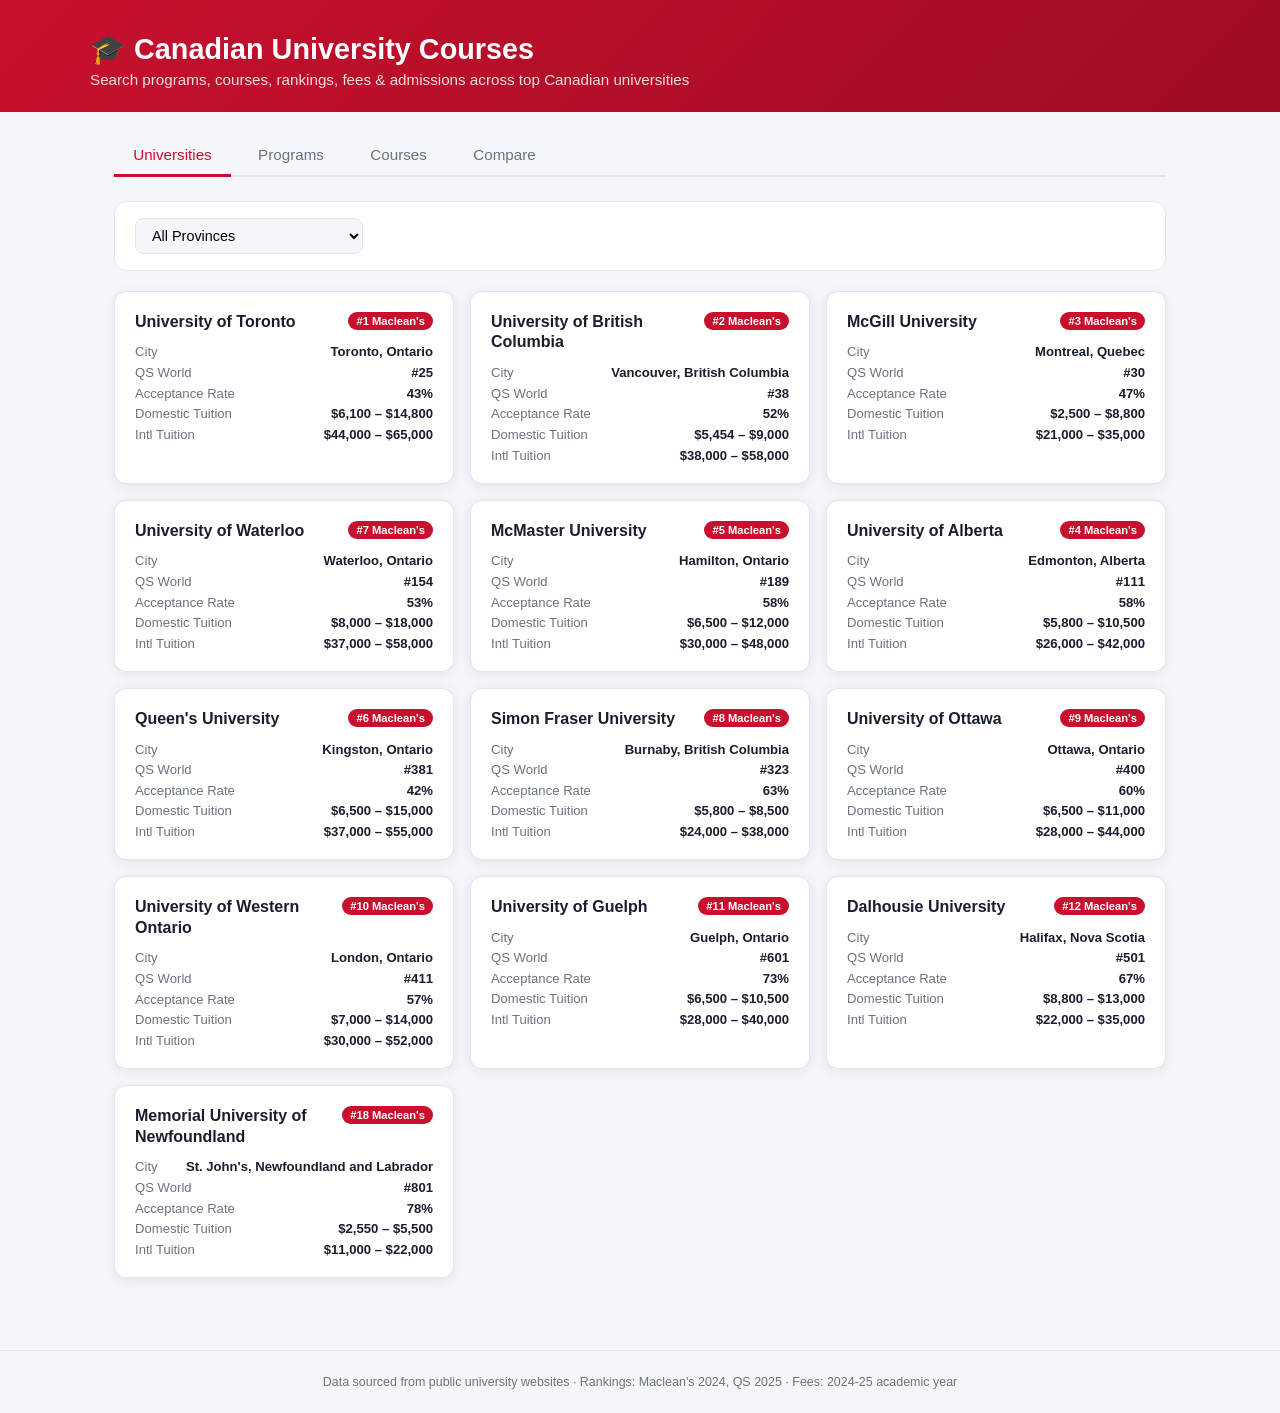
<file: docs/index.html>
<!DOCTYPE html>
<html lang="en">
<head>
  <meta charset="UTF-8" />
  <meta name="viewport" content="width=device-width, initial-scale=1.0" />
  <title>Canadian University Courses</title>
  <link rel="stylesheet" href="style.css" />
</head>
<body>
  <header>
    <div class="header-inner">
      <h1>🎓 Canadian University Courses</h1>
      <p>Search programs, courses, rankings, fees &amp; admissions across top Canadian universities</p>
    </div>
  </header>

  <main>
    <!-- Tab Nav -->
    <nav class="tabs">
      <button class="tab active" data-tab="universities">Universities</button>
      <button class="tab" data-tab="programs">Programs</button>
      <button class="tab" data-tab="courses">Courses</button>
      <button class="tab" data-tab="compare">Compare</button>
    </nav>

    <!-- ── UNIVERSITIES TAB ───────────────────────────────── -->
    <section id="tab-universities" class="tab-content active">
      <div class="filters">
        <select id="uni-province">
          <option value="">All Provinces</option>
          <option>Ontario</option>
          <option>British Columbia</option>
          <option>Quebec</option>
          <option>Alberta</option>
          <option>Nova Scotia</option>
          <option>Newfoundland and Labrador</option>
        </select>
      </div>
      <div id="uni-grid" class="card-grid"></div>
    </section>

    <!-- ── PROGRAMS TAB ───────────────────────────────────── -->
    <section id="tab-programs" class="tab-content">
      <div class="filters">
        <select id="prog-uni">
          <option value="">All Universities</option>
        </select>
        <select id="prog-category">
          <option value="All">All Categories</option>
          <option>Life Science</option>
          <option>Health</option>
          <option>Computer Science</option>
          <option>Engineering</option>
          <option>Business</option>
          <option>Math &amp; Stats</option>
          <option>Arts &amp; Social</option>
          <option>Environment</option>
        </select>
        <select id="prog-sort">
          <option value="rank">Sort: National Rank</option>
          <option value="acceptance_rate">Sort: Acceptance Rate</option>
          <option value="tuition">Sort: Domestic Tuition</option>
        </select>
      </div>
      <div id="prog-grid" class="card-grid"></div>
    </section>

    <!-- ── COURSES TAB ────────────────────────────────────── -->
    <section id="tab-courses" class="tab-content">
      <div class="filters">
        <input type="text" id="course-search" placeholder="Search course name or code..." />
        <select id="course-uni">
          <option value="">All Universities</option>
        </select>
        <select id="course-level">
          <option value="">Any level</option>
          <option value="100">100-level (First year)</option>
          <option value="200">200-level (Second year)</option>
          <option value="300">300-level (Third year)</option>
          <option value="400">400-level (Fourth year)</option>
        </select>
        <button id="course-search-btn" class="btn-primary">Search</button>
      </div>
      <div id="course-table-wrap">
        <table id="course-table">
          <thead><tr>
            <th>Code</th><th>Name</th><th>University</th>
            <th>Level</th><th>Credits</th><th>Prerequisites</th>
          </tr></thead>
          <tbody id="course-tbody"></tbody>
        </table>
      </div>
    </section>

    <!-- ── COMPARE TAB ────────────────────────────────────── -->
    <section id="tab-compare" class="tab-content">
      <p class="hint">Select programs from the Programs tab to compare side-by-side.</p>
      <div id="compare-grid" class="compare-grid"></div>
      <button id="clear-compare" class="btn-secondary">Clear all</button>
    </section>
  </main>

  <!-- Detail Modal -->
  <div id="modal-overlay" class="hidden">
    <div id="modal">
      <button id="modal-close">✕</button>
      <div id="modal-content"></div>
    </div>
  </div>

  <footer>
    <p>Data sourced from public university websites · Rankings: Maclean's 2024, QS 2025 · Fees: 2024-25 academic year</p>
  </footer>

  <script src="app.js"></script>
</body>
</html>
</file>
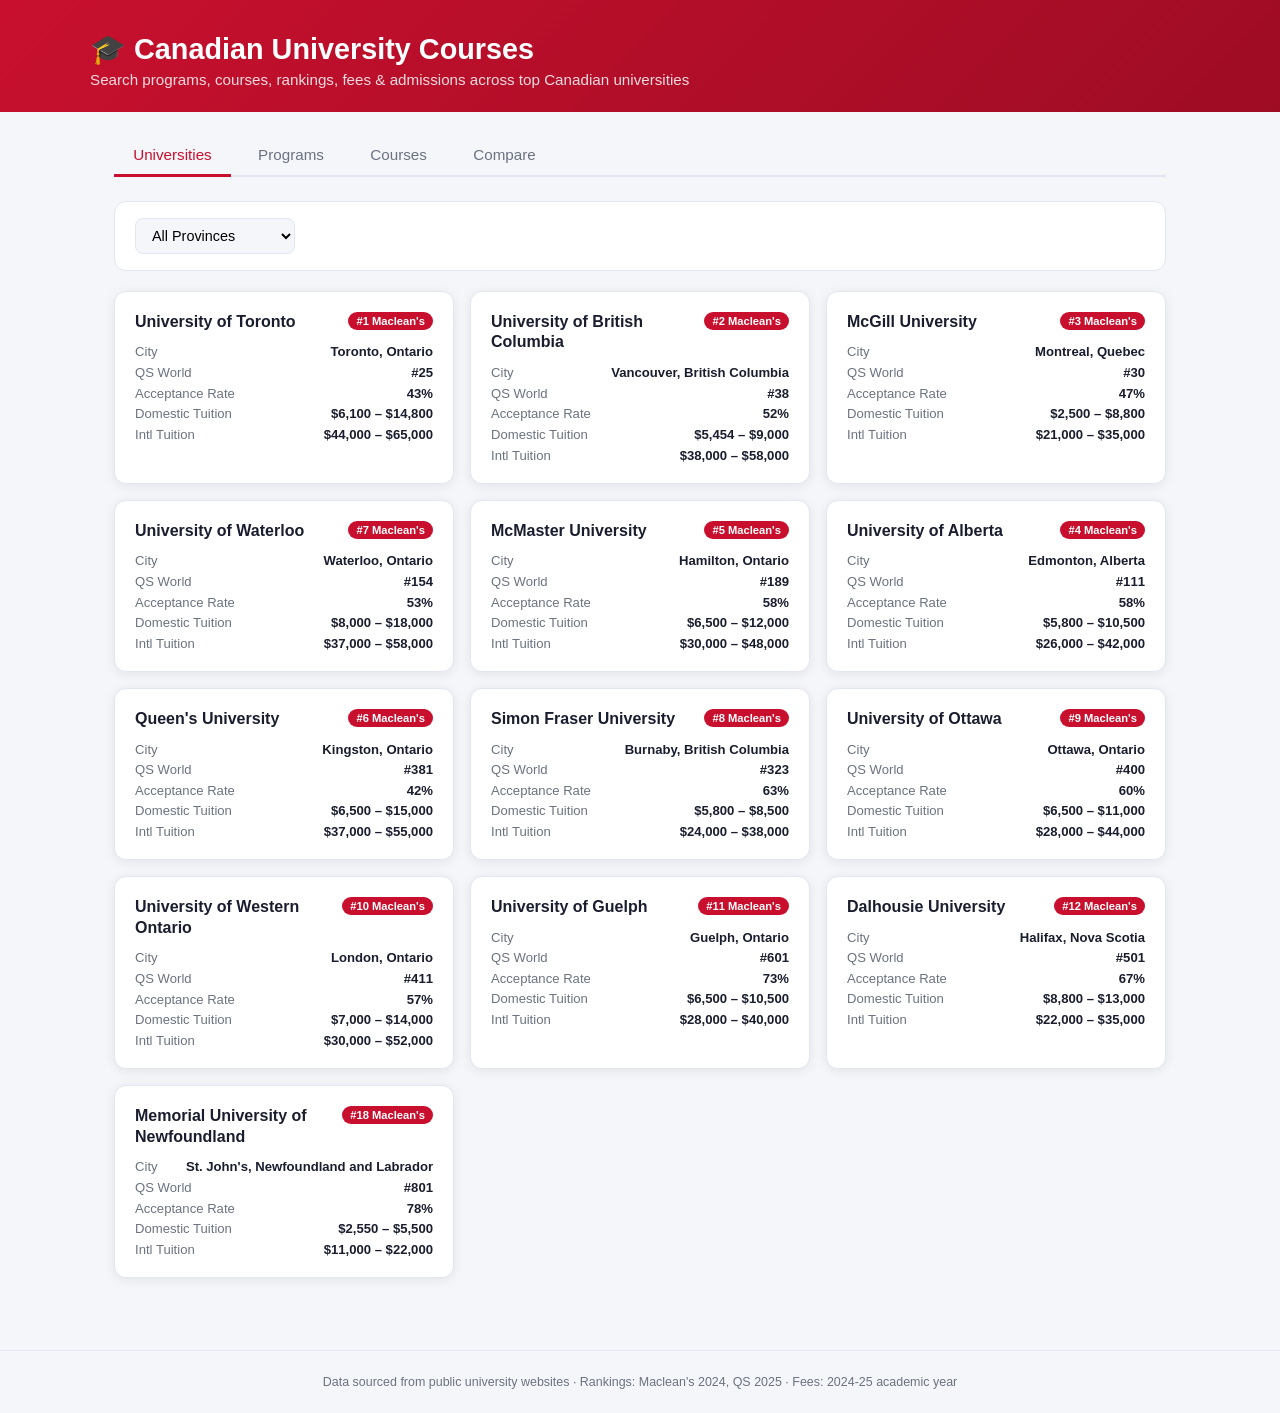
<file: frontend/index.html>
<!DOCTYPE html>
<html lang="en">
<head>
  <meta charset="UTF-8" />
  <meta name="viewport" content="width=device-width, initial-scale=1.0" />
  <title>Canadian University Courses</title>
  <link rel="stylesheet" href="style.css" />
</head>
<body>
  <header>
    <div class="header-inner">
      <h1>🎓 Canadian University Courses</h1>
      <p>Search programs, courses, rankings, fees &amp; admissions across top Canadian universities</p>
    </div>
  </header>

  <main>
    <!-- Tab Nav -->
    <nav class="tabs">
      <button class="tab active" data-tab="universities">Universities</button>
      <button class="tab" data-tab="programs">Programs</button>
      <button class="tab" data-tab="courses">Courses</button>
      <button class="tab" data-tab="compare">Compare</button>
    </nav>

    <!-- ── UNIVERSITIES TAB ───────────────────────────────── -->
    <section id="tab-universities" class="tab-content active">
      <div class="filters">
        <select id="uni-province">
          <option value="">All Provinces</option>
          <option>Ontario</option>
          <option>British Columbia</option>
          <option>Quebec</option>
        </select>
      </div>
      <div id="uni-grid" class="card-grid"></div>
    </section>

    <!-- ── PROGRAMS TAB ───────────────────────────────────── -->
    <section id="tab-programs" class="tab-content">
      <div class="filters">
        <input type="text" id="prog-field" placeholder="Field (e.g. Computer Science)" />
        <select id="prog-degree">
          <option value="">Any degree type</option>
          <option>BSc</option><option>BA</option><option>BEng</option>
          <option>BCom</option><option>BCS</option><option>BSE</option><option>BHSc</option>
        </select>
        <label>Max domestic tuition: <span id="prog-tuition-val">$20,000</span>
          <input type="range" id="prog-tuition" min="2500" max="20000" step="500" value="20000" />
        </label>
        <select id="prog-sort">
          <option value="program_rank_national">Sort: National Rank</option>
          <option value="acceptance_rate">Sort: Acceptance Rate</option>
          <option value="domestic_tuition">Sort: Domestic Tuition</option>
          <option value="typical_admission_average">Sort: Admission Average</option>
        </select>
        <button id="prog-search-btn" class="btn-primary">Search</button>
      </div>
      <div id="prog-grid" class="card-grid"></div>
    </section>

    <!-- ── COURSES TAB ────────────────────────────────────── -->
    <section id="tab-courses" class="tab-content">
      <div class="filters">
        <input type="text" id="course-search" placeholder="Search course name or code..." />
        <select id="course-uni">
          <option value="">All Universities</option>
        </select>
        <select id="course-level">
          <option value="">Any level</option>
          <option value="100">100-level (First year)</option>
          <option value="200">200-level (Second year)</option>
          <option value="300">300-level (Third year)</option>
          <option value="400">400-level (Fourth year)</option>
        </select>
        <button id="course-search-btn" class="btn-primary">Search</button>
      </div>
      <div id="course-table-wrap">
        <table id="course-table">
          <thead><tr>
            <th>Code</th><th>Name</th><th>University</th>
            <th>Level</th><th>Credits</th><th>Prerequisites</th>
          </tr></thead>
          <tbody id="course-tbody"></tbody>
        </table>
      </div>
    </section>

    <!-- ── COMPARE TAB ────────────────────────────────────── -->
    <section id="tab-compare" class="tab-content">
      <p class="hint">Select programs from the Programs tab to compare side-by-side.</p>
      <div id="compare-grid" class="compare-grid"></div>
      <button id="clear-compare" class="btn-secondary">Clear all</button>
    </section>
  </main>

  <!-- Detail Modal -->
  <div id="modal-overlay" class="hidden">
    <div id="modal">
      <button id="modal-close">✕</button>
      <div id="modal-content"></div>
    </div>
  </div>

  <footer>
    <p>Data sourced from public university websites · Rankings: Maclean's 2024, QS 2025 · Fees: 2024-25 academic year</p>
  </footer>

  <script src="app.js"></script>
</body>
</html>
</file>
<file: docs/style.css>
/* ── Reset & Base ─────────────────────────────────────── */
*, *::before, *::after { box-sizing: border-box; margin: 0; padding: 0; }

:root {
  --red:    #c8102e;
  --red-dk: #9e0c24;
  --maple:  #ff4d4d;
  --bg:     #f5f6fa;
  --surface:#ffffff;
  --border: #e2e6f0;
  --text:   #1a1d2e;
  --muted:  #6b7280;
  --shadow: 0 2px 12px rgba(0,0,0,.08);
  --radius: 12px;
  --font:   -apple-system, BlinkMacSystemFont, "Segoe UI", Roboto, sans-serif;
}

body {
  font-family: var(--font);
  background: var(--bg);
  color: var(--text);
  min-height: 100vh;
}

/* ── Header ──────────────────────────────────────────── */
header {
  background: linear-gradient(135deg, var(--red) 0%, var(--red-dk) 100%);
  color: white;
  padding: 2rem 1.5rem 1.5rem;
}
.header-inner { max-width: 1100px; margin: 0 auto; }
header h1 { font-size: 1.8rem; font-weight: 700; margin-bottom: .3rem; }
header p  { opacity: .85; font-size: .95rem; }

/* ── Main layout ─────────────────────────────────────── */
main { max-width: 1100px; margin: 0 auto; padding: 1.5rem; }

/* ── Tabs ────────────────────────────────────────────── */
.tabs {
  display: flex; gap: .5rem;
  border-bottom: 2px solid var(--border);
  margin-bottom: 1.5rem;
}
.tab {
  background: none; border: none; cursor: pointer;
  padding: .65rem 1.2rem;
  font-size: .95rem; font-weight: 500; color: var(--muted);
  border-bottom: 3px solid transparent; margin-bottom: -2px;
  transition: color .15s, border-color .15s;
}
.tab:hover  { color: var(--red); }
.tab.active { color: var(--red); border-bottom-color: var(--red); }

.tab-content { display: none; }
.tab-content.active { display: block; }

/* ── Filters ─────────────────────────────────────────── */
.filters {
  display: flex; flex-wrap: wrap; gap: .75rem; align-items: center;
  background: var(--surface); border: 1px solid var(--border);
  border-radius: var(--radius); padding: 1rem 1.25rem;
  margin-bottom: 1.25rem;
}
.filters input[type="text"],
.filters select {
  padding: .5rem .75rem;
  border: 1px solid var(--border); border-radius: 8px;
  font-size: .9rem; background: var(--bg);
  min-width: 160px;
}
.filters input[type="range"] { accent-color: var(--red); }
.filters label { font-size: .85rem; color: var(--muted); display: flex; flex-direction: column; gap: .25rem; }

.btn-primary {
  background: var(--red); color: white; border: none;
  padding: .55rem 1.2rem; border-radius: 8px;
  font-size: .9rem; font-weight: 600; cursor: pointer;
  transition: background .15s;
}
.btn-primary:hover { background: var(--red-dk); }

.btn-secondary {
  background: var(--bg); color: var(--muted); border: 1px solid var(--border);
  padding: .45rem 1rem; border-radius: 8px;
  font-size: .85rem; cursor: pointer;
}

/* ── Cards ───────────────────────────────────────────── */
.card-grid {
  display: grid;
  grid-template-columns: repeat(auto-fill, minmax(300px, 1fr));
  gap: 1rem;
}

.card {
  background: var(--surface); border: 1px solid var(--border);
  border-radius: var(--radius); padding: 1.25rem;
  box-shadow: var(--shadow); cursor: pointer;
  transition: transform .15s, box-shadow .15s;
}
.card:hover { transform: translateY(-2px); box-shadow: 0 6px 20px rgba(0,0,0,.12); }

.card-header { display: flex; justify-content: space-between; align-items: flex-start; margin-bottom: .75rem; }
.card h3 { font-size: 1rem; font-weight: 700; line-height: 1.3; flex: 1; }
.badge {
  background: var(--red); color: white;
  font-size: .7rem; font-weight: 700; padding: .2rem .5rem;
  border-radius: 99px; white-space: nowrap; margin-left: .5rem;
}
.badge.green  { background: #16a34a; }
.badge.orange { background: #d97706; }
.badge.blue   { background: #2563eb; }

.card-meta { display: grid; gap: .35rem; }
.meta-row { display: flex; justify-content: space-between; font-size: .82rem; }
.meta-label { color: var(--muted); }
.meta-value { font-weight: 600; }

.card-actions { margin-top: 1rem; display: flex; gap: .5rem; }
.btn-sm {
  font-size: .78rem; padding: .3rem .7rem; border-radius: 6px;
  border: 1px solid var(--border); background: var(--bg);
  cursor: pointer; transition: background .1s;
}
.btn-sm:hover { background: var(--border); }
.btn-sm.compare-added { background: var(--red); color: white; border-color: var(--red); }

/* ── Course table ────────────────────────────────────── */
#course-table-wrap { overflow-x: auto; }
#course-table {
  width: 100%; border-collapse: collapse;
  background: var(--surface); border-radius: var(--radius);
  overflow: hidden; box-shadow: var(--shadow);
}
#course-table th {
  background: var(--red); color: white;
  padding: .75rem 1rem; text-align: left; font-size: .85rem;
}
#course-table td {
  padding: .65rem 1rem; border-bottom: 1px solid var(--border);
  font-size: .85rem; vertical-align: top;
}
#course-table tr:last-child td { border-bottom: none; }
#course-table tr:hover td { background: #fef2f2; }
.prereq-text { color: var(--muted); font-size: .78rem; max-width: 200px; }

/* ── Compare tab ─────────────────────────────────────── */
.compare-grid {
  display: grid;
  grid-template-columns: repeat(auto-fill, minmax(240px, 1fr));
  gap: 1rem; margin: 1rem 0;
}
.compare-card {
  background: var(--surface); border: 2px solid var(--red);
  border-radius: var(--radius); padding: 1rem;
}
.compare-card h4 { font-size: .9rem; margin-bottom: .6rem; color: var(--red); }
.compare-row { font-size: .82rem; display: flex; justify-content: space-between; padding: .2rem 0; border-bottom: 1px dashed var(--border); }
.hint { color: var(--muted); font-style: italic; margin-bottom: 1rem; }

/* ── Modal ───────────────────────────────────────────── */
#modal-overlay {
  position: fixed; inset: 0; background: rgba(0,0,0,.5);
  display: flex; align-items: center; justify-content: center; z-index: 100;
}
#modal-overlay.hidden { display: none; }
#modal {
  background: var(--surface); border-radius: var(--radius);
  padding: 2rem; max-width: 540px; width: 90%; max-height: 85vh;
  overflow-y: auto; position: relative; box-shadow: 0 20px 60px rgba(0,0,0,.25);
}
#modal-close {
  position: absolute; top: 1rem; right: 1rem;
  background: none; border: none; font-size: 1.2rem; cursor: pointer; color: var(--muted);
}
#modal-content h2 { font-size: 1.15rem; margin-bottom: 1rem; }
.modal-section { margin-bottom: 1.25rem; }
.modal-section h4 { font-size: .8rem; text-transform: uppercase; letter-spacing: .05em; color: var(--muted); margin-bottom: .5rem; }
.modal-grid { display: grid; grid-template-columns: 1fr 1fr; gap: .4rem .75rem; }
.modal-kv { font-size: .85rem; }
.modal-kv span:first-child { color: var(--muted); }
.modal-kv span:last-child  { font-weight: 600; }
a.ext-link { color: var(--red); font-size: .85rem; }

/* ── Footer ──────────────────────────────────────────── */
footer {
  text-align: center; padding: 1.5rem;
  font-size: .78rem; color: var(--muted);
  border-top: 1px solid var(--border); margin-top: 3rem;
}

/* ── Loading / Empty ─────────────────────────────────── */
.loading { text-align: center; padding: 3rem; color: var(--muted); }
.empty   { text-align: center; padding: 2rem; color: var(--muted); font-style: italic; }

/* ── Rank chip ───────────────────────────────────────── */
.rank-chip {
  display: inline-flex; align-items: center; gap: .3rem;
  font-size: .75rem; background: #fef2f2; color: var(--red);
  border: 1px solid #fecaca; border-radius: 99px; padding: .15rem .5rem;
}
</file>
<file: frontend/style.css>
/* ── Reset & Base ─────────────────────────────────────── */
*, *::before, *::after { box-sizing: border-box; margin: 0; padding: 0; }

:root {
  --red:    #c8102e;
  --red-dk: #9e0c24;
  --maple:  #ff4d4d;
  --bg:     #f5f6fa;
  --surface:#ffffff;
  --border: #e2e6f0;
  --text:   #1a1d2e;
  --muted:  #6b7280;
  --shadow: 0 2px 12px rgba(0,0,0,.08);
  --radius: 12px;
  --font:   -apple-system, BlinkMacSystemFont, "Segoe UI", Roboto, sans-serif;
}

body {
  font-family: var(--font);
  background: var(--bg);
  color: var(--text);
  min-height: 100vh;
}

/* ── Header ──────────────────────────────────────────── */
header {
  background: linear-gradient(135deg, var(--red) 0%, var(--red-dk) 100%);
  color: white;
  padding: 2rem 1.5rem 1.5rem;
}
.header-inner { max-width: 1100px; margin: 0 auto; }
header h1 { font-size: 1.8rem; font-weight: 700; margin-bottom: .3rem; }
header p  { opacity: .85; font-size: .95rem; }

/* ── Main layout ─────────────────────────────────────── */
main { max-width: 1100px; margin: 0 auto; padding: 1.5rem; }

/* ── Tabs ────────────────────────────────────────────── */
.tabs {
  display: flex; gap: .5rem;
  border-bottom: 2px solid var(--border);
  margin-bottom: 1.5rem;
}
.tab {
  background: none; border: none; cursor: pointer;
  padding: .65rem 1.2rem;
  font-size: .95rem; font-weight: 500; color: var(--muted);
  border-bottom: 3px solid transparent; margin-bottom: -2px;
  transition: color .15s, border-color .15s;
}
.tab:hover  { color: var(--red); }
.tab.active { color: var(--red); border-bottom-color: var(--red); }

.tab-content { display: none; }
.tab-content.active { display: block; }

/* ── Filters ─────────────────────────────────────────── */
.filters {
  display: flex; flex-wrap: wrap; gap: .75rem; align-items: center;
  background: var(--surface); border: 1px solid var(--border);
  border-radius: var(--radius); padding: 1rem 1.25rem;
  margin-bottom: 1.25rem;
}
.filters input[type="text"],
.filters select {
  padding: .5rem .75rem;
  border: 1px solid var(--border); border-radius: 8px;
  font-size: .9rem; background: var(--bg);
  min-width: 160px;
}
.filters input[type="range"] { accent-color: var(--red); }
.filters label { font-size: .85rem; color: var(--muted); display: flex; flex-direction: column; gap: .25rem; }

.btn-primary {
  background: var(--red); color: white; border: none;
  padding: .55rem 1.2rem; border-radius: 8px;
  font-size: .9rem; font-weight: 600; cursor: pointer;
  transition: background .15s;
}
.btn-primary:hover { background: var(--red-dk); }

.btn-secondary {
  background: var(--bg); color: var(--muted); border: 1px solid var(--border);
  padding: .45rem 1rem; border-radius: 8px;
  font-size: .85rem; cursor: pointer;
}

/* ── Cards ───────────────────────────────────────────── */
.card-grid {
  display: grid;
  grid-template-columns: repeat(auto-fill, minmax(300px, 1fr));
  gap: 1rem;
}

.card {
  background: var(--surface); border: 1px solid var(--border);
  border-radius: var(--radius); padding: 1.25rem;
  box-shadow: var(--shadow); cursor: pointer;
  transition: transform .15s, box-shadow .15s;
}
.card:hover { transform: translateY(-2px); box-shadow: 0 6px 20px rgba(0,0,0,.12); }

.card-header { display: flex; justify-content: space-between; align-items: flex-start; margin-bottom: .75rem; }
.card h3 { font-size: 1rem; font-weight: 700; line-height: 1.3; flex: 1; }
.badge {
  background: var(--red); color: white;
  font-size: .7rem; font-weight: 700; padding: .2rem .5rem;
  border-radius: 99px; white-space: nowrap; margin-left: .5rem;
}
.badge.green  { background: #16a34a; }
.badge.orange { background: #d97706; }
.badge.blue   { background: #2563eb; }

.card-meta { display: grid; gap: .35rem; }
.meta-row { display: flex; justify-content: space-between; font-size: .82rem; }
.meta-label { color: var(--muted); }
.meta-value { font-weight: 600; }

.card-actions { margin-top: 1rem; display: flex; gap: .5rem; }
.btn-sm {
  font-size: .78rem; padding: .3rem .7rem; border-radius: 6px;
  border: 1px solid var(--border); background: var(--bg);
  cursor: pointer; transition: background .1s;
}
.btn-sm:hover { background: var(--border); }
.btn-sm.compare-added { background: var(--red); color: white; border-color: var(--red); }

/* ── Course table ────────────────────────────────────── */
#course-table-wrap { overflow-x: auto; }
#course-table {
  width: 100%; border-collapse: collapse;
  background: var(--surface); border-radius: var(--radius);
  overflow: hidden; box-shadow: var(--shadow);
}
#course-table th {
  background: var(--red); color: white;
  padding: .75rem 1rem; text-align: left; font-size: .85rem;
}
#course-table td {
  padding: .65rem 1rem; border-bottom: 1px solid var(--border);
  font-size: .85rem; vertical-align: top;
}
#course-table tr:last-child td { border-bottom: none; }
#course-table tr:hover td { background: #fef2f2; }
.prereq-text { color: var(--muted); font-size: .78rem; max-width: 200px; }

/* ── Compare tab ─────────────────────────────────────── */
.compare-grid {
  display: grid;
  grid-template-columns: repeat(auto-fill, minmax(240px, 1fr));
  gap: 1rem; margin: 1rem 0;
}
.compare-card {
  background: var(--surface); border: 2px solid var(--red);
  border-radius: var(--radius); padding: 1rem;
}
.compare-card h4 { font-size: .9rem; margin-bottom: .6rem; color: var(--red); }
.compare-row { font-size: .82rem; display: flex; justify-content: space-between; padding: .2rem 0; border-bottom: 1px dashed var(--border); }
.hint { color: var(--muted); font-style: italic; margin-bottom: 1rem; }

/* ── Modal ───────────────────────────────────────────── */
#modal-overlay {
  position: fixed; inset: 0; background: rgba(0,0,0,.5);
  display: flex; align-items: center; justify-content: center; z-index: 100;
}
#modal-overlay.hidden { display: none; }
#modal {
  background: var(--surface); border-radius: var(--radius);
  padding: 2rem; max-width: 540px; width: 90%; max-height: 85vh;
  overflow-y: auto; position: relative; box-shadow: 0 20px 60px rgba(0,0,0,.25);
}
#modal-close {
  position: absolute; top: 1rem; right: 1rem;
  background: none; border: none; font-size: 1.2rem; cursor: pointer; color: var(--muted);
}
#modal-content h2 { font-size: 1.15rem; margin-bottom: 1rem; }
.modal-section { margin-bottom: 1.25rem; }
.modal-section h4 { font-size: .8rem; text-transform: uppercase; letter-spacing: .05em; color: var(--muted); margin-bottom: .5rem; }
.modal-grid { display: grid; grid-template-columns: 1fr 1fr; gap: .4rem .75rem; }
.modal-kv { font-size: .85rem; }
.modal-kv span:first-child { color: var(--muted); }
.modal-kv span:last-child  { font-weight: 600; }
a.ext-link { color: var(--red); font-size: .85rem; }

/* ── Footer ──────────────────────────────────────────── */
footer {
  text-align: center; padding: 1.5rem;
  font-size: .78rem; color: var(--muted);
  border-top: 1px solid var(--border); margin-top: 3rem;
}

/* ── Loading / Empty ─────────────────────────────────── */
.loading { text-align: center; padding: 3rem; color: var(--muted); }
.empty   { text-align: center; padding: 2rem; color: var(--muted); font-style: italic; }

/* ── Rank chip ───────────────────────────────────────── */
.rank-chip {
  display: inline-flex; align-items: center; gap: .3rem;
  font-size: .75rem; background: #fef2f2; color: var(--red);
  border: 1px solid #fecaca; border-radius: 99px; padding: .15rem .5rem;
}
</file>
